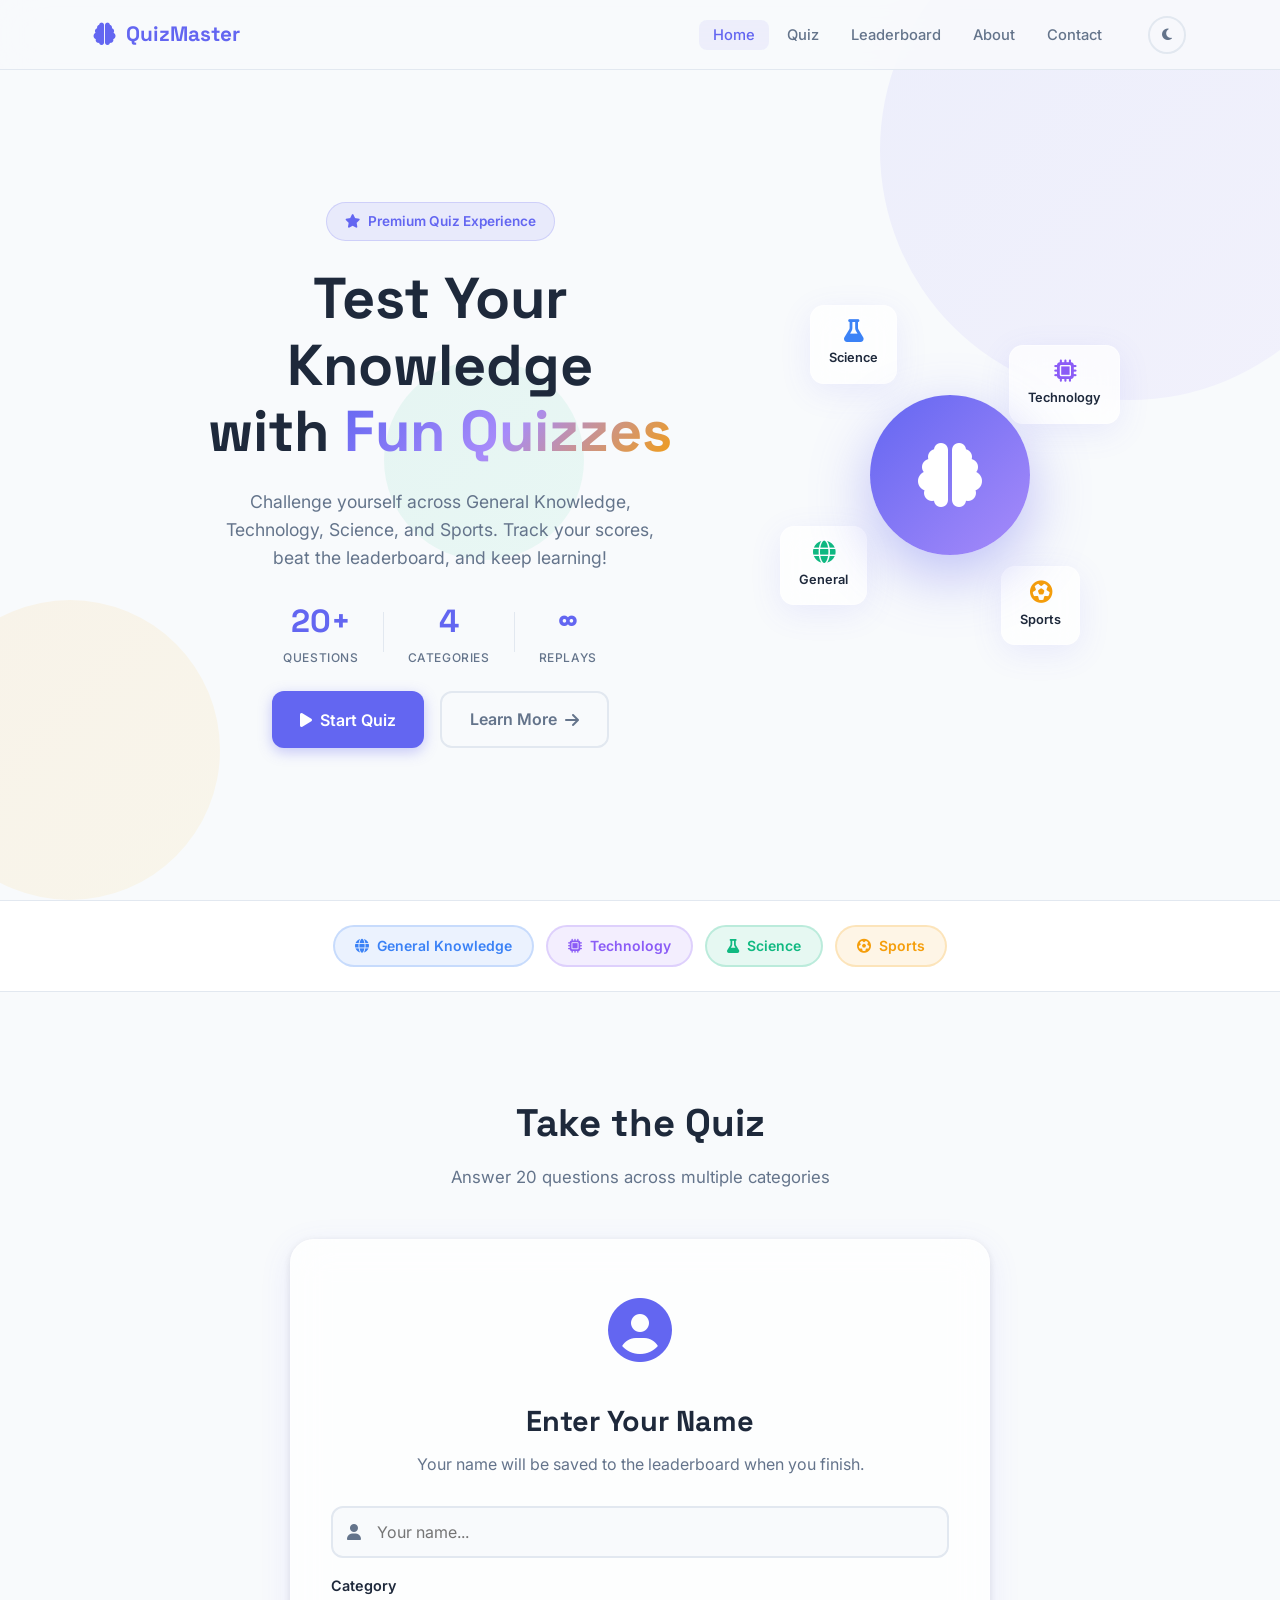
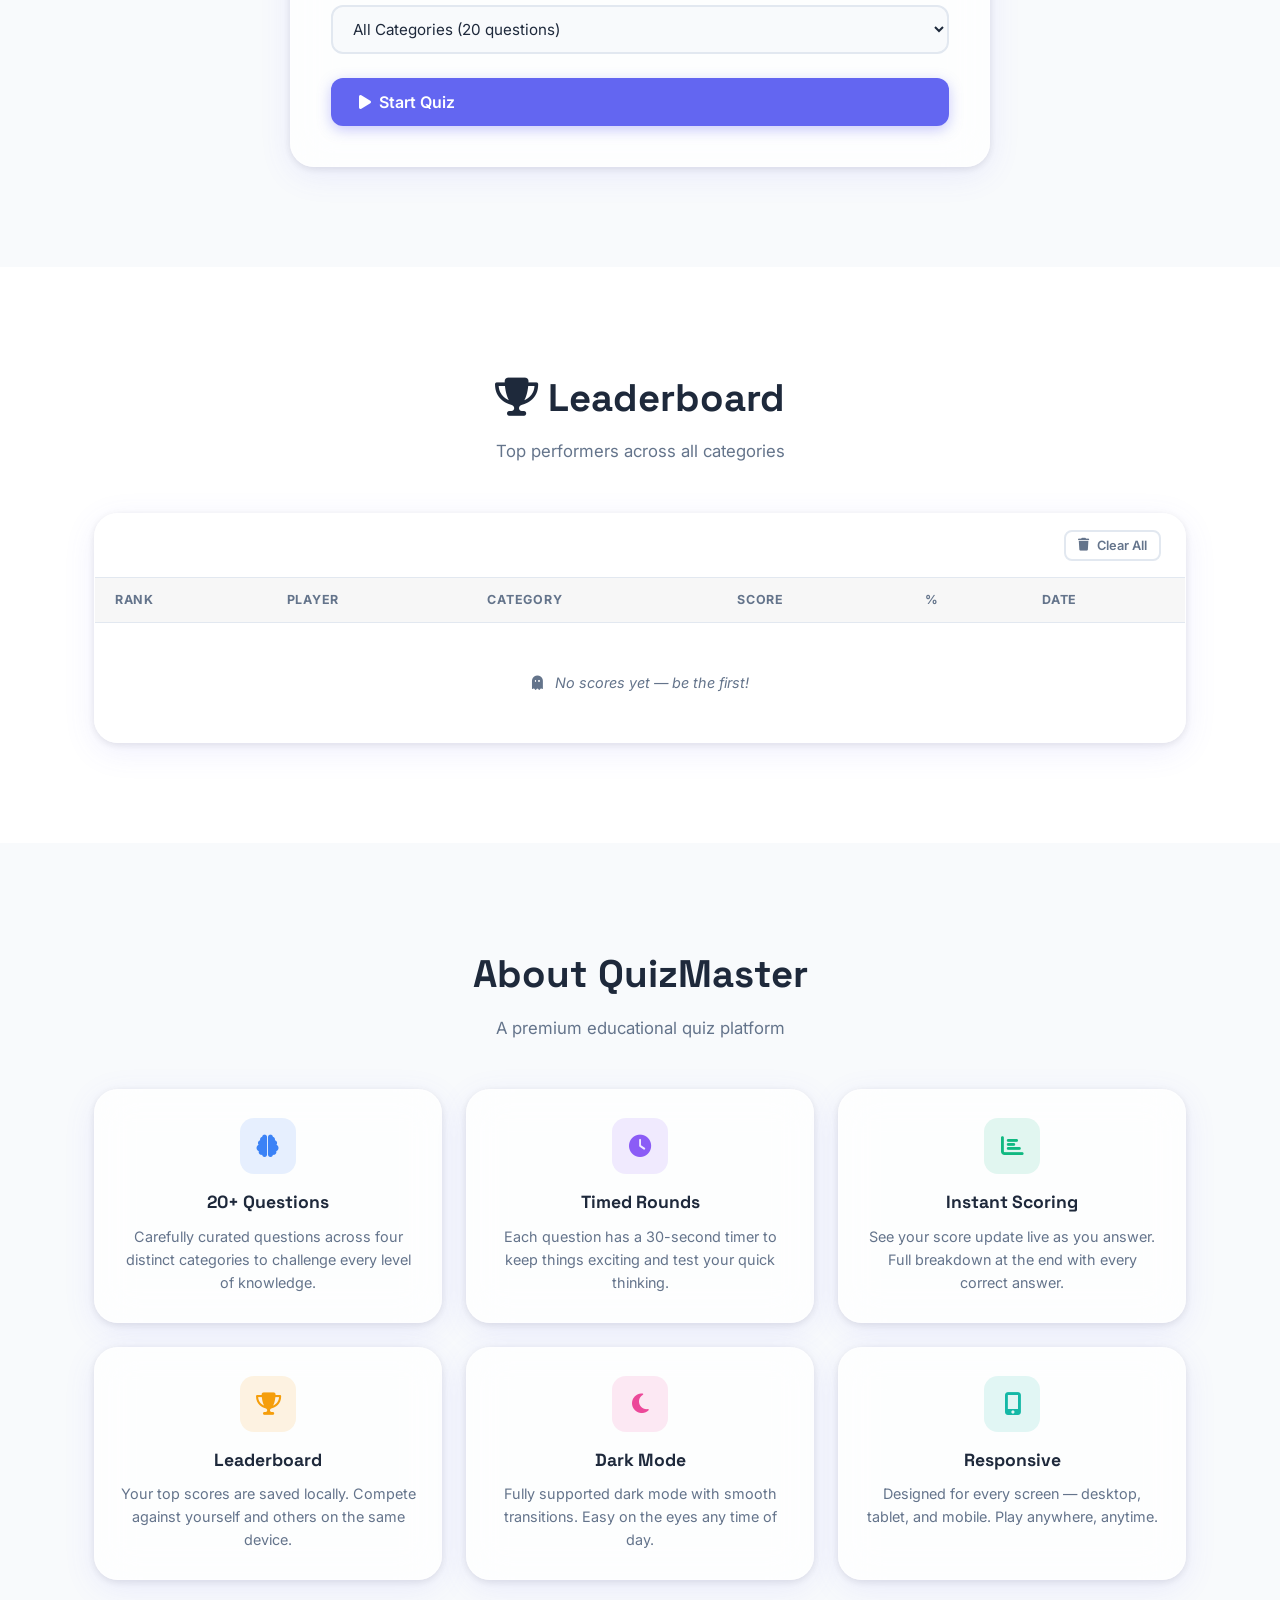
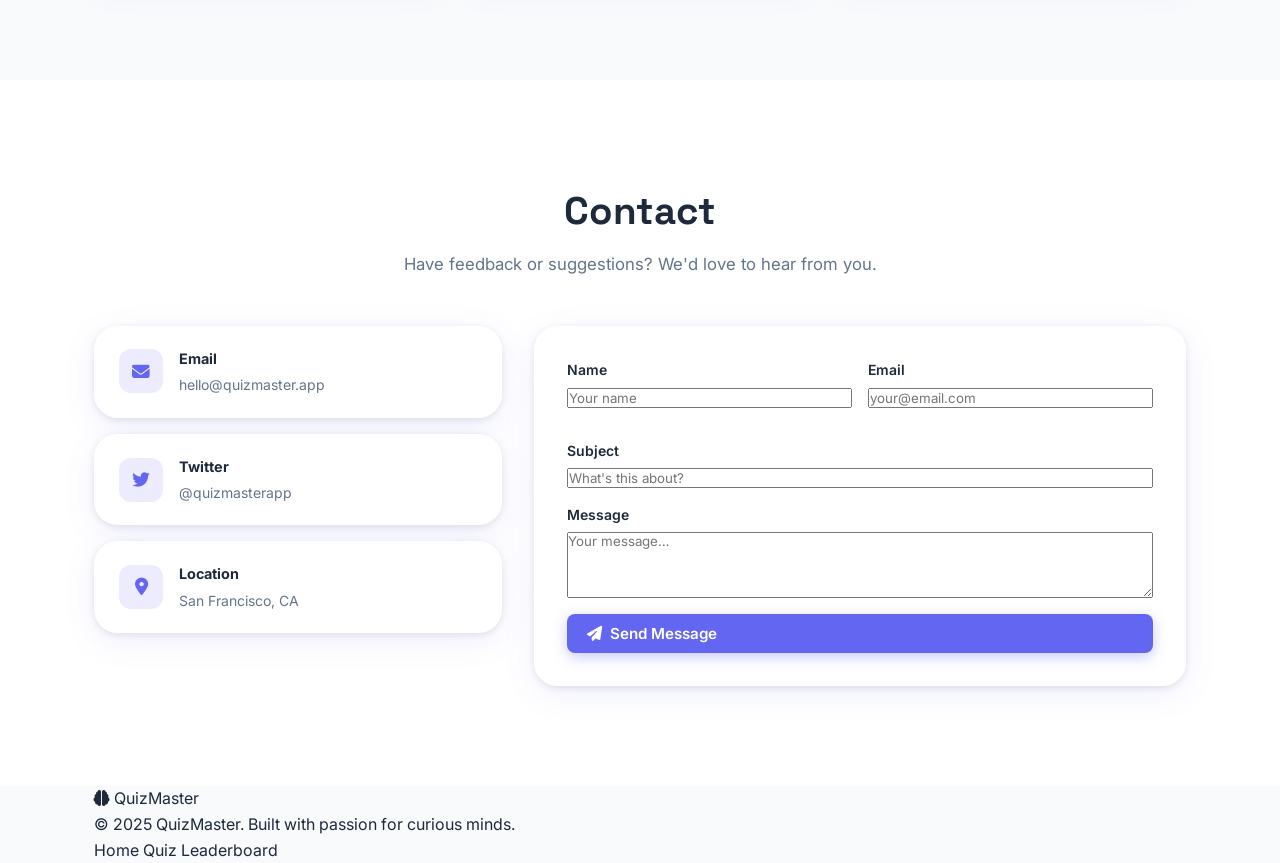
<file: index.html>
<!DOCTYPE html>
<html lang="en" data-theme="light">
  <head>
    <meta charset="UTF-8" />
    <meta name="viewport" content="width=device-width, initial-scale=1.0, maximum-scale=1" />
    <title>QuizMaster — Test Your Knowledge</title>
    <meta name="description" content="QuizMaster — a fun, premium quiz platform with General Knowledge, Technology, Science, and Sports questions." />
    <meta property="og:title" content="QuizMaster — Test Your Knowledge" />
    <meta property="og:description" content="Challenge yourself with fun quizzes across multiple categories." />
    <meta property="og:type" content="website" />
    <link rel="preconnect" href="https://fonts.googleapis.com" />
    <link rel="preconnect" href="https://fonts.gstatic.com" crossorigin />
    <link href="https://fonts.googleapis.com/css2?family=Inter:wght@400;500;600;700;800;900&family=Space+Grotesk:wght@400;500;600;700&display=swap" rel="stylesheet" />
    <link rel="stylesheet" href="https://cdnjs.cloudflare.com/ajax/libs/font-awesome/6.5.0/css/all.min.css" />
    <link rel="stylesheet" href="style.css" />
  </head>
  <body>

    <canvas id="confetti-canvas"></canvas>

    <!-- NAVBAR -->
    <nav class="navbar" id="navbar">
      <div class="nav-container">
        <a href="#home" class="nav-brand">
          <i class="fas fa-brain"></i>
          <span>QuizMaster</span>
        </a>
        <ul class="nav-links" id="nav-links">
          <li><a href="#home" class="nav-link active">Home</a></li>
          <li><a href="#quiz" class="nav-link">Quiz</a></li>
          <li><a href="#leaderboard" class="nav-link">Leaderboard</a></li>
          <li><a href="#about" class="nav-link">About</a></li>
          <li><a href="#contact" class="nav-link">Contact</a></li>
        </ul>
        <div class="nav-actions">
          <button class="dark-mode-toggle" id="darkModeToggle" aria-label="Toggle dark mode">
            <i class="fas fa-moon" id="darkModeIcon"></i>
          </button>
          <button class="hamburger" id="hamburger" aria-label="Open menu">
            <span></span><span></span><span></span>
          </button>
        </div>
      </div>
    </nav>

    <!-- HERO -->
    <section class="hero" id="home">
      <div class="hero-bg-shapes">
        <div class="shape shape-1"></div>
        <div class="shape shape-2"></div>
        <div class="shape shape-3"></div>
      </div>
      <div class="hero-content">
        <div class="hero-badge"><i class="fas fa-star"></i> Premium Quiz Experience</div>
        <h1 class="hero-title">
          Test Your Knowledge<br />
          with <span class="gradient-text">Fun Quizzes</span>
        </h1>
        <p class="hero-subtitle">
          Challenge yourself across General Knowledge, Technology, Science, and Sports.
          Track your scores, beat the leaderboard, and keep learning!
        </p>
        <div class="hero-stats">
          <div class="stat"><span class="stat-num">20+</span><span class="stat-label">Questions</span></div>
          <div class="stat-divider"></div>
          <div class="stat"><span class="stat-num">4</span><span class="stat-label">Categories</span></div>
          <div class="stat-divider"></div>
          <div class="stat"><span class="stat-num">∞</span><span class="stat-label">Replays</span></div>
        </div>
        <div class="hero-actions">
          <button class="btn btn-primary btn-lg" id="heroStartBtn">
            <i class="fas fa-play"></i> Start Quiz
          </button>
          <a href="#about" class="btn btn-ghost btn-lg">Learn More <i class="fas fa-arrow-right"></i></a>
        </div>
      </div>
      <div class="hero-illustration">
        <div class="floating-card card-1"><i class="fas fa-flask"></i><span>Science</span></div>
        <div class="floating-card card-2"><i class="fas fa-microchip"></i><span>Technology</span></div>
        <div class="floating-card card-3"><i class="fas fa-globe"></i><span>General</span></div>
        <div class="floating-card card-4"><i class="fas fa-futbol"></i><span>Sports</span></div>
        <div class="hero-circle"><i class="fas fa-brain"></i></div>
      </div>
    </section>

    <!-- CATEGORIES STRIP -->
    <section class="categories-strip">
      <div class="container">
        <div class="category-chips">
          <div class="category-chip chip-blue"><i class="fas fa-globe"></i> General Knowledge</div>
          <div class="category-chip chip-purple"><i class="fas fa-microchip"></i> Technology</div>
          <div class="category-chip chip-green"><i class="fas fa-flask"></i> Science</div>
          <div class="category-chip chip-orange"><i class="fas fa-futbol"></i> Sports</div>
        </div>
      </div>
    </section>

    <!-- QUIZ SECTION -->
    <section class="quiz-section" id="quiz">
      <div class="container">
        <div class="section-header">
          <h2 class="section-title">Take the Quiz</h2>
          <p class="section-sub">Answer 20 questions across multiple categories</p>
        </div>

        <!-- NAME ENTRY -->
        <div class="quiz-panel" id="nameScreen">
          <div class="quiz-card glass-card">
            <div class="name-screen-icon"><i class="fas fa-user-circle"></i></div>
            <h2>Enter Your Name</h2>
            <p>Your name will be saved to the leaderboard when you finish.</p>
            <div class="name-input-wrap">
              <i class="fas fa-user"></i>
              <input type="text" id="playerName" placeholder="Your name..." maxlength="30" />
            </div>
            <div class="category-select-wrap">
              <label for="quizCategory">Category</label>
              <select id="quizCategory">
                <option value="all">All Categories (20 questions)</option>
                <option value="general">General Knowledge (5 questions)</option>
                <option value="technology">Technology (5 questions)</option>
                <option value="science">Science (5 questions)</option>
                <option value="sports">Sports (5 questions)</option>
              </select>
            </div>
            <button class="btn btn-primary btn-lg w-full" id="startQuizBtn">
              <i class="fas fa-play"></i> Start Quiz
            </button>
          </div>
        </div>

        <!-- LOADING -->
        <div class="quiz-panel hidden" id="loadingScreen">
          <div class="quiz-card glass-card loading-card">
            <div class="loader-ring"><div></div><div></div><div></div><div></div></div>
            <h2 class="loading-text">Preparing your quiz…</h2>
            <p class="loading-sub">Loading questions, timer, and scoring system</p>
            <div class="loading-bar-wrap">
              <div class="loading-bar" id="loadingBar"></div>
            </div>
          </div>
        </div>

        <!-- ACTIVE QUIZ -->
        <div class="quiz-panel hidden" id="quizScreen">
          <div class="quiz-card glass-card">
            <div class="quiz-header">
              <div class="quiz-meta">
                <span class="quiz-player"><i class="fas fa-user"></i> <span id="displayName">Player</span></span>
                <span class="quiz-category-badge" id="displayCategory">All</span>
              </div>
              <div class="timer-wrap">
                <i class="fas fa-clock"></i>
                <span id="timerDisplay">30</span>s
              </div>
            </div>
            <div class="progress-wrap">
              <div class="progress-labels">
                <span>Question <strong id="currentQ">1</strong> of <strong id="totalQ">20</strong></span>
                <span id="progressPct">0%</span>
              </div>
              <div class="progress-bar-track">
                <div class="progress-bar-fill" id="progressBar" style="width:0%"></div>
              </div>
            </div>
            <div class="question-area" id="questionArea">
              <div class="question-category-tag" id="qCategoryTag"></div>
              <p class="question-text" id="questionText"></p>
            </div>
            <div class="options-grid" id="optionsGrid"></div>
            <div class="quiz-nav">
              <button class="btn btn-ghost" id="prevBtn" disabled>
                <i class="fas fa-chevron-left"></i> Previous
              </button>
              <div class="score-live">Score: <strong id="liveScore">0</strong></div>
              <button class="btn btn-primary" id="nextBtn">Next <i class="fas fa-chevron-right"></i></button>
            </div>
          </div>
        </div>

        <!-- RESULTS -->
        <div class="quiz-panel hidden" id="resultsScreen">
          <div class="quiz-card glass-card">
            <div class="results-header">
              <div class="results-icon" id="resultsIcon"></div>
              <h2 id="resultsTitle">Quiz Complete!</h2>
              <div class="results-score">
                <span id="finalScore">0</span>/<span id="finalTotal">20</span>
              </div>
              <p class="results-message" id="resultsMessage"></p>
              <div class="results-badges">
                <div class="result-badge badge-correct">
                  <i class="fas fa-check-circle"></i><span id="correctCount">0</span> Correct
                </div>
                <div class="result-badge badge-wrong">
                  <i class="fas fa-times-circle"></i><span id="wrongCount">0</span> Wrong
                </div>
                <div class="result-badge badge-pct">
                  <i class="fas fa-percent"></i><span id="pctScore">0</span>% Score
                </div>
              </div>
            </div>
            <div class="answer-review">
              <h3><i class="fas fa-list-check"></i> Answer Review</h3>
              <div id="answerReviewList"></div>
            </div>
            <div class="results-actions">
              <button class="btn btn-primary btn-lg" id="restartBtn">
                <i class="fas fa-redo"></i> Restart Quiz
              </button>
              <a href="#leaderboard" class="btn btn-ghost btn-lg" id="viewLeaderboardBtn">
                <i class="fas fa-trophy"></i> Leaderboard
              </a>
            </div>
          </div>
        </div>
      </div>
    </section>

    <!-- LEADERBOARD -->
    <section class="leaderboard-section" id="leaderboard">
      <div class="container">
        <div class="section-header">
          <h2 class="section-title"><i class="fas fa-trophy"></i> Leaderboard</h2>
          <p class="section-sub">Top performers across all categories</p>
        </div>
        <div class="leaderboard-card glass-card">
          <div class="leaderboard-toolbar">
            <button class="btn btn-ghost btn-sm" id="clearLeaderboard">
              <i class="fas fa-trash"></i> Clear All
            </button>
          </div>
          <div class="leaderboard-table-wrap">
            <table class="leaderboard-table">
              <thead>
                <tr>
                  <th>Rank</th><th>Player</th><th>Category</th>
                  <th>Score</th><th>%</th><th>Date</th>
                </tr>
              </thead>
              <tbody id="leaderboardBody">
                <tr class="empty-row">
                  <td colspan="6"><i class="fas fa-ghost"></i> No scores yet — be the first!</td>
                </tr>
              </tbody>
            </table>
          </div>
        </div>
      </div>
    </section>

    <!-- ABOUT -->
    <section class="about-section" id="about">
      <div class="container">
        <div class="section-header">
          <h2 class="section-title">About QuizMaster</h2>
          <p class="section-sub">A premium educational quiz platform</p>
        </div>
        <div class="about-grid">
          <div class="about-feature glass-card">
            <div class="feature-icon icon-blue"><i class="fas fa-brain"></i></div>
            <h3>20+ Questions</h3>
            <p>Carefully curated questions across four distinct categories to challenge every level of knowledge.</p>
          </div>
          <div class="about-feature glass-card">
            <div class="feature-icon icon-purple"><i class="fas fa-clock"></i></div>
            <h3>Timed Rounds</h3>
            <p>Each question has a 30-second timer to keep things exciting and test your quick thinking.</p>
          </div>
          <div class="about-feature glass-card">
            <div class="feature-icon icon-green"><i class="fas fa-chart-bar"></i></div>
            <h3>Instant Scoring</h3>
            <p>See your score update live as you answer. Full breakdown at the end with every correct answer.</p>
          </div>
          <div class="about-feature glass-card">
            <div class="feature-icon icon-orange"><i class="fas fa-trophy"></i></div>
            <h3>Leaderboard</h3>
            <p>Your top scores are saved locally. Compete against yourself and others on the same device.</p>
          </div>
          <div class="about-feature glass-card">
            <div class="feature-icon icon-pink"><i class="fas fa-moon"></i></div>
            <h3>Dark Mode</h3>
            <p>Fully supported dark mode with smooth transitions. Easy on the eyes any time of day.</p>
          </div>
          <div class="about-feature glass-card">
            <div class="feature-icon icon-teal"><i class="fas fa-mobile-alt"></i></div>
            <h3>Responsive</h3>
            <p>Designed for every screen — desktop, tablet, and mobile. Play anywhere, anytime.</p>
          </div>
        </div>
      </div>
    </section>

    <!-- CONTACT -->
    <section class="contact-section" id="contact">
      <div class="container">
        <div class="section-header">
          <h2 class="section-title">Contact</h2>
          <p class="section-sub">Have feedback or suggestions? We'd love to hear from you.</p>
        </div>
        <div class="contact-grid">
          <div class="contact-info">
            <div class="contact-item glass-card">
              <div class="contact-icon"><i class="fas fa-envelope"></i></div>
              <div><h4>Email</h4><p>hello@quizmaster.app</p></div>
            </div>
            <div class="contact-item glass-card">
              <div class="contact-icon"><i class="fab fa-twitter"></i></div>
              <div><h4>Twitter</h4><p>@quizmasterapp</p></div>
            </div>
            <div class="contact-item glass-card">
              <div class="contact-icon"><i class="fas fa-map-marker-alt"></i></div>
              <div><h4>Location</h4><p>San Francisco, CA</p></div>
            </div>
          </div>
          <div class="contact-form glass-card">
            <form id="contactForm">
              <div class="form-row">
                <div class="form-group">
                  <label>Name</label>
                  <input type="text" placeholder="Your name" required />
                </div>
                <div class="form-group">
                  <label>Email</label>
                  <input type="email" placeholder="your@email.com" required />
                </div>
              </div>
              <div class="form-group">
                <label>Subject</label>
                <input type="text" placeholder="What's this about?" />
              </div>
              <div class="form-group">
                <label>Message</label>
                <textarea rows="4" placeholder="Your message…" required></textarea>
              </div>
              <button type="submit" class="btn btn-primary w-full">
                <i class="fas fa-paper-plane"></i> Send Message
              </button>
            </form>
          </div>
        </div>
      </div>
    </section>

    <!-- FOOTER -->
    <footer class="footer">
      <div class="container">
        <div class="footer-inner">
          <div class="footer-brand"><i class="fas fa-brain"></i> QuizMaster</div>
          <p class="footer-copy">© 2025 QuizMaster. Built with passion for curious minds.</p>
          <div class="footer-links">
            <a href="#home">Home</a>
            <a href="#quiz">Quiz</a>
            <a href="#leaderboard">Leaderboard</a>
          </div>
        </div>
      </div>
    </footer>

    <div class="toast" id="toast"></div>
    <script src="script.js"></script>
  </body>
</html>
</file>
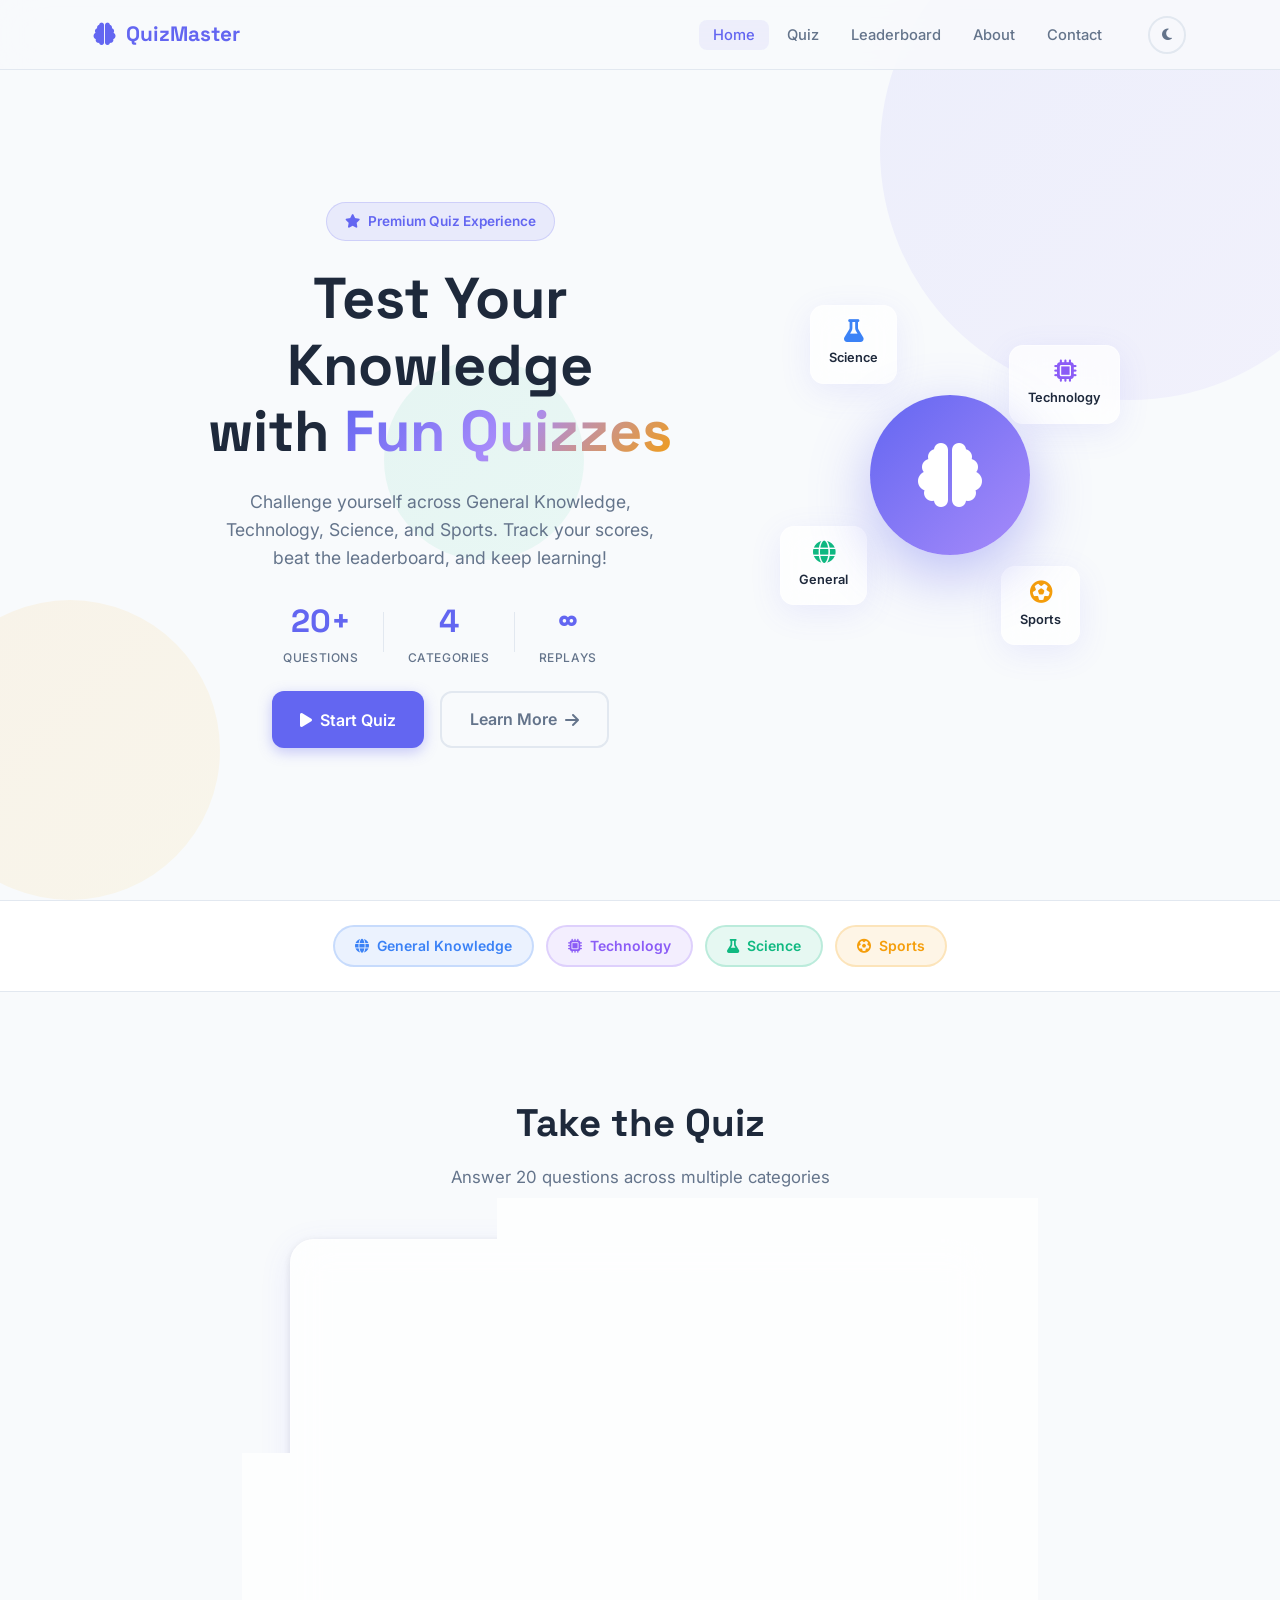
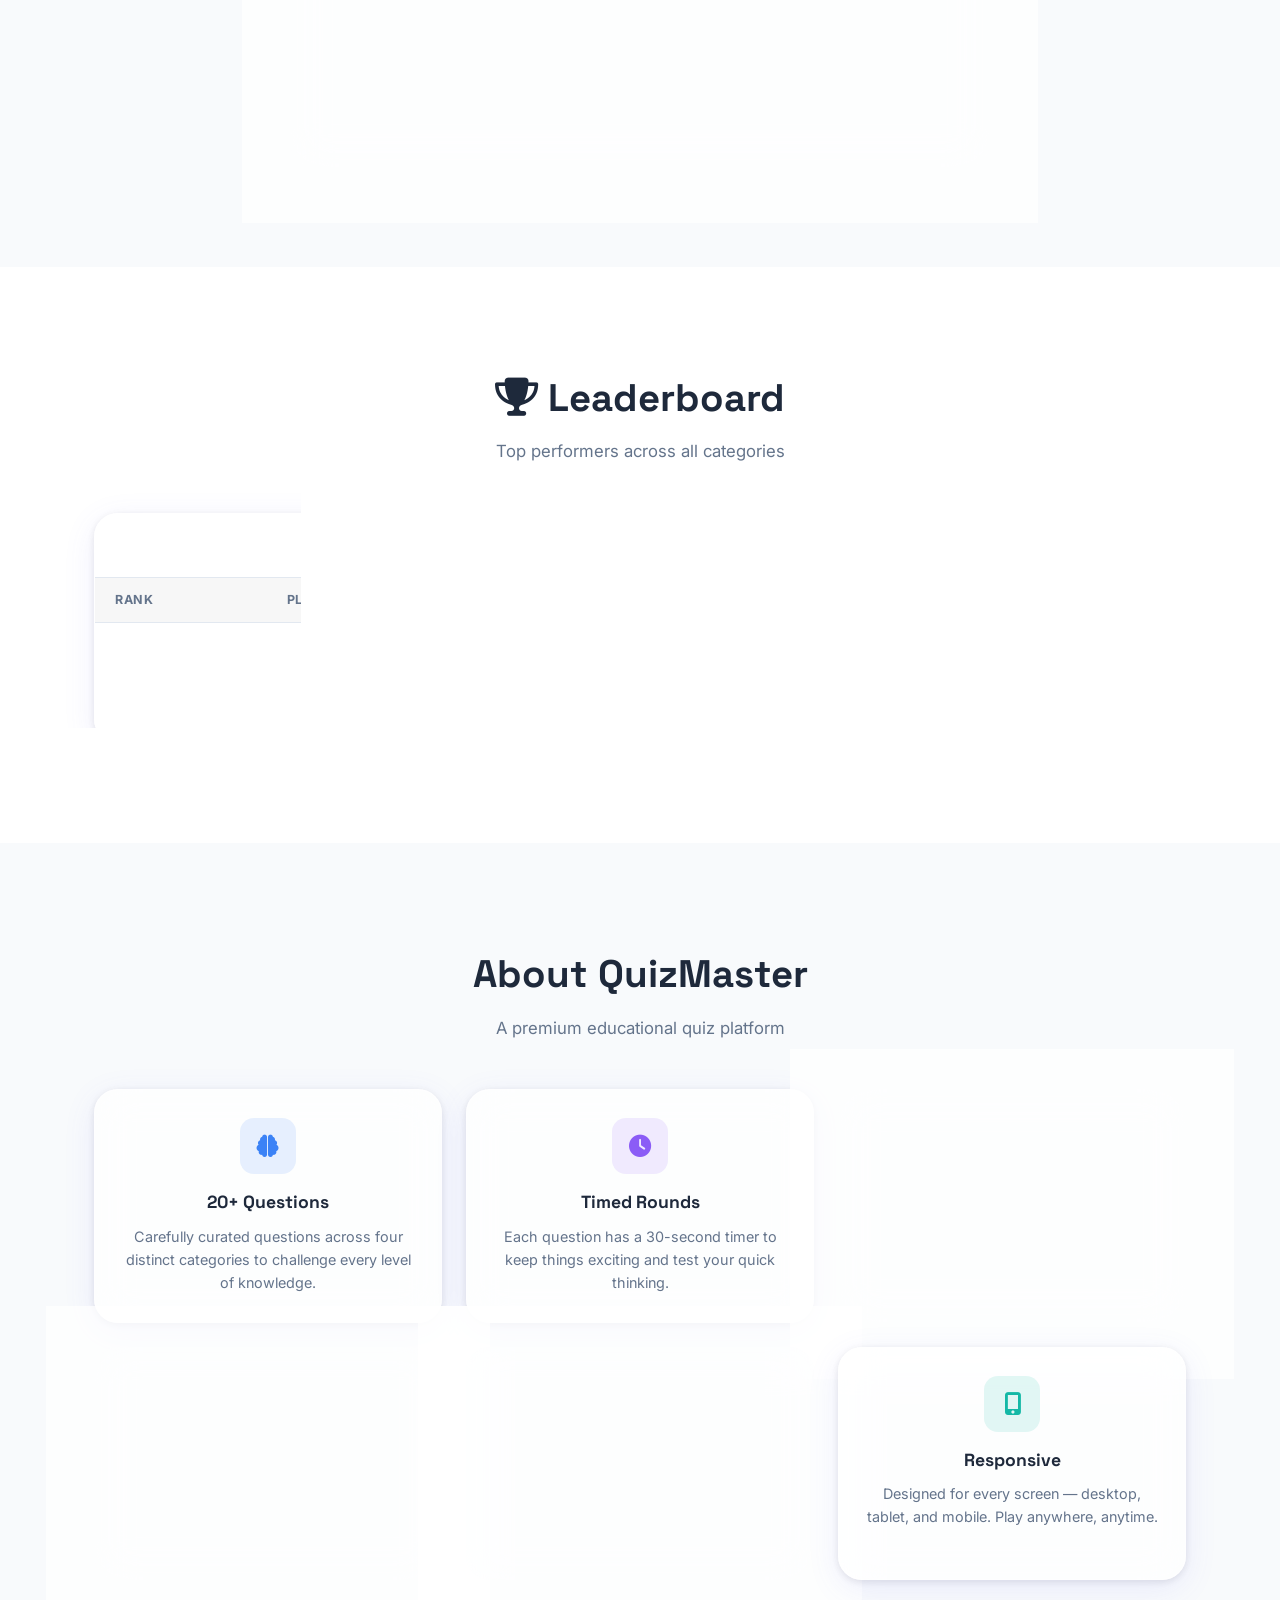
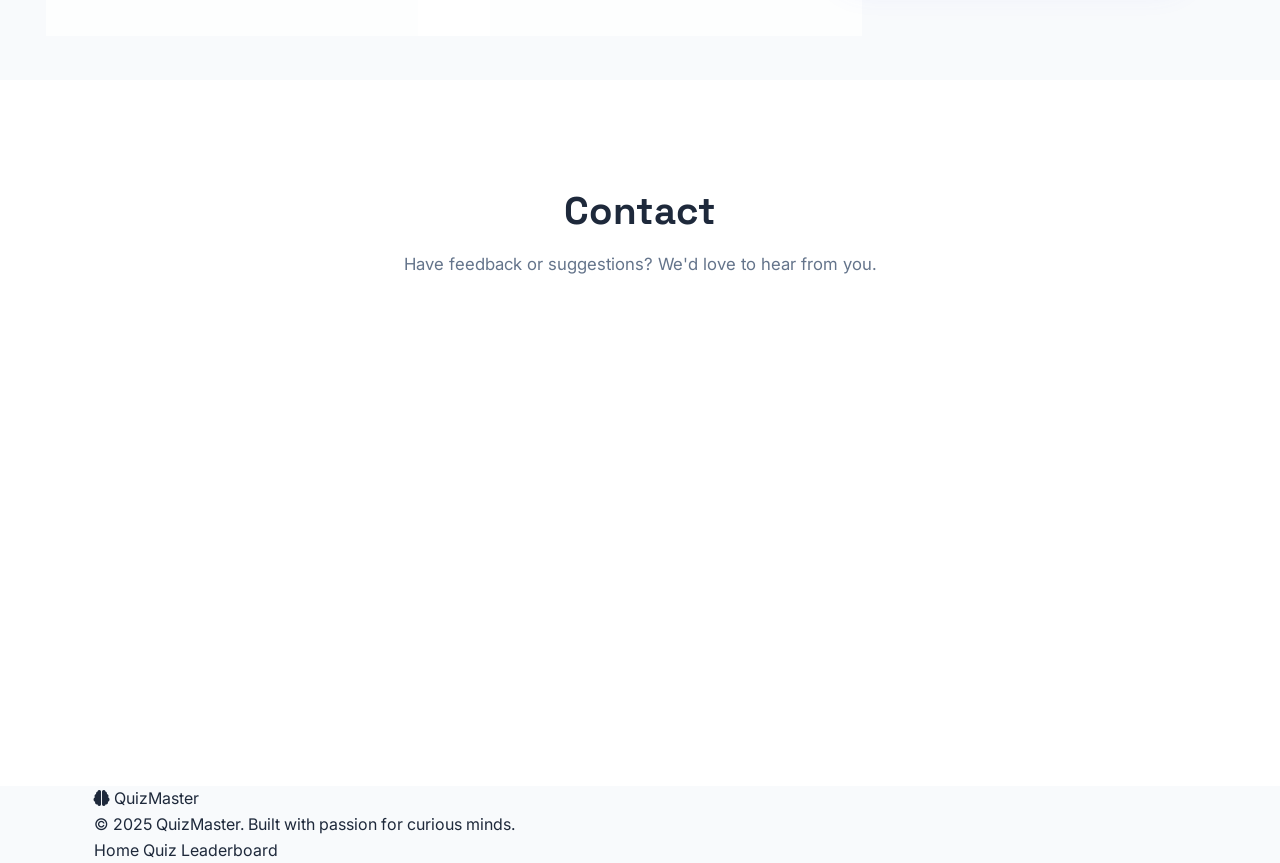
<file: quiz index.html>
<!DOCTYPE html>
<html lang="en" data-theme="light">
  <head>
    <meta charset="UTF-8" />
    <meta name="viewport" content="width=device-width, initial-scale=1.0, maximum-scale=1" />
    <title>QuizMaster — Test Your Knowledge</title>
    <meta name="description" content="QuizMaster — a fun, premium quiz platform with General Knowledge, Technology, Science, and Sports questions." />
    <meta property="og:title" content="QuizMaster — Test Your Knowledge" />
    <meta property="og:description" content="Challenge yourself with fun quizzes across multiple categories." />
    <meta property="og:type" content="website" />
    <link rel="preconnect" href="https://fonts.googleapis.com" />
    <link rel="preconnect" href="https://fonts.gstatic.com" crossorigin />
    <link href="https://fonts.googleapis.com/css2?family=Inter:wght@400;500;600;700;800;900&family=Space+Grotesk:wght@400;500;600;700&display=swap" rel="stylesheet" />
    <link rel="stylesheet" href="https://cdnjs.cloudflare.com/ajax/libs/font-awesome/6.5.0/css/all.min.css" />
    <link rel="stylesheet" href="style.css" />
  </head>
  <body>

    <canvas id="confetti-canvas"></canvas>

    <!-- NAVBAR -->
    <nav class="navbar" id="navbar">
      <div class="nav-container">
        <a href="#home" class="nav-brand">
          <i class="fas fa-brain"></i>
          <span>QuizMaster</span>
        </a>
        <ul class="nav-links" id="nav-links">
          <li><a href="#home" class="nav-link active">Home</a></li>
          <li><a href="#quiz" class="nav-link">Quiz</a></li>
          <li><a href="#leaderboard" class="nav-link">Leaderboard</a></li>
          <li><a href="#about" class="nav-link">About</a></li>
          <li><a href="#contact" class="nav-link">Contact</a></li>
        </ul>
        <div class="nav-actions">
          <button class="dark-mode-toggle" id="darkModeToggle" aria-label="Toggle dark mode">
            <i class="fas fa-moon" id="darkModeIcon"></i>
          </button>
          <button class="hamburger" id="hamburger" aria-label="Open menu">
            <span></span><span></span><span></span>
          </button>
        </div>
      </div>
    </nav>

    <!-- HERO -->
    <section class="hero" id="home">
      <div class="hero-bg-shapes">
        <div class="shape shape-1"></div>
        <div class="shape shape-2"></div>
        <div class="shape shape-3"></div>
      </div>
      <div class="hero-content">
        <div class="hero-badge"><i class="fas fa-star"></i> Premium Quiz Experience</div>
        <h1 class="hero-title">
          Test Your Knowledge<br />
          with <span class="gradient-text">Fun Quizzes</span>
        </h1>
        <p class="hero-subtitle">
          Challenge yourself across General Knowledge, Technology, Science, and Sports.
          Track your scores, beat the leaderboard, and keep learning!
        </p>
        <div class="hero-stats">
          <div class="stat"><span class="stat-num">20+</span><span class="stat-label">Questions</span></div>
          <div class="stat-divider"></div>
          <div class="stat"><span class="stat-num">4</span><span class="stat-label">Categories</span></div>
          <div class="stat-divider"></div>
          <div class="stat"><span class="stat-num">∞</span><span class="stat-label">Replays</span></div>
        </div>
        <div class="hero-actions">
          <button class="btn btn-primary btn-lg" id="heroStartBtn">
            <i class="fas fa-play"></i> Start Quiz
          </button>
          <a href="#about" class="btn btn-ghost btn-lg">Learn More <i class="fas fa-arrow-right"></i></a>
        </div>
      </div>
      <div class="hero-illustration">
        <div class="floating-card card-1"><i class="fas fa-flask"></i><span>Science</span></div>
        <div class="floating-card card-2"><i class="fas fa-microchip"></i><span>Technology</span></div>
        <div class="floating-card card-3"><i class="fas fa-globe"></i><span>General</span></div>
        <div class="floating-card card-4"><i class="fas fa-futbol"></i><span>Sports</span></div>
        <div class="hero-circle"><i class="fas fa-brain"></i></div>
      </div>
    </section>

    <!-- CATEGORIES STRIP -->
    <section class="categories-strip">
      <div class="container">
        <div class="category-chips">
          <div class="category-chip chip-blue"><i class="fas fa-globe"></i> General Knowledge</div>
          <div class="category-chip chip-purple"><i class="fas fa-microchip"></i> Technology</div>
          <div class="category-chip chip-green"><i class="fas fa-flask"></i> Science</div>
          <div class="category-chip chip-orange"><i class="fas fa-futbol"></i> Sports</div>
        </div>
      </div>
    </section>

    <!-- QUIZ SECTION -->
    <section class="quiz-section" id="quiz">
      <div class="container">
        <div class="section-header">
          <h2 class="section-title">Take the Quiz</h2>
          <p class="section-sub">Answer 20 questions across multiple categories</p>
        </div>

        <!-- NAME ENTRY -->
        <div class="quiz-panel" id="nameScreen">
          <div class="quiz-card glass-card">
            <div class="name-screen-icon"><i class="fas fa-user-circle"></i></div>
            <h2>Enter Your Name</h2>
            <p>Your name will be saved to the leaderboard when you finish.</p>
            <div class="name-input-wrap">
              <i class="fas fa-user"></i>
              <input type="text" id="playerName" placeholder="Your name..." maxlength="30" />
            </div>
            <div class="category-select-wrap">
              <label for="quizCategory">Category</label>
              <select id="quizCategory">
                <option value="all">All Categories (20 questions)</option>
                <option value="general">General Knowledge (5 questions)</option>
                <option value="technology">Technology (5 questions)</option>
                <option value="science">Science (5 questions)</option>
                <option value="sports">Sports (5 questions)</option>
              </select>
            </div>
            <button class="btn btn-primary btn-lg w-full" id="startQuizBtn">
              <i class="fas fa-play"></i> Start Quiz
            </button>
          </div>
        </div>

        <!-- LOADING -->
        <div class="quiz-panel hidden" id="loadingScreen">
          <div class="quiz-card glass-card loading-card">
            <div class="loader-ring"><div></div><div></div><div></div><div></div></div>
            <h2 class="loading-text">Preparing your quiz…</h2>
            <p class="loading-sub">Loading questions, timer, and scoring system</p>
            <div class="loading-bar-wrap">
              <div class="loading-bar" id="loadingBar"></div>
            </div>
          </div>
        </div>

        <!-- ACTIVE QUIZ -->
        <div class="quiz-panel hidden" id="quizScreen">
          <div class="quiz-card glass-card">
            <div class="quiz-header">
              <div class="quiz-meta">
                <span class="quiz-player"><i class="fas fa-user"></i> <span id="displayName">Player</span></span>
                <span class="quiz-category-badge" id="displayCategory">All</span>
              </div>
              <div class="timer-wrap">
                <i class="fas fa-clock"></i>
                <span id="timerDisplay">30</span>s
              </div>
            </div>
            <div class="progress-wrap">
              <div class="progress-labels">
                <span>Question <strong id="currentQ">1</strong> of <strong id="totalQ">20</strong></span>
                <span id="progressPct">0%</span>
              </div>
              <div class="progress-bar-track">
                <div class="progress-bar-fill" id="progressBar" style="width:0%"></div>
              </div>
            </div>
            <div class="question-area" id="questionArea">
              <div class="question-category-tag" id="qCategoryTag"></div>
              <p class="question-text" id="questionText"></p>
            </div>
            <div class="options-grid" id="optionsGrid"></div>
            <div class="quiz-nav">
              <button class="btn btn-ghost" id="prevBtn" disabled>
                <i class="fas fa-chevron-left"></i> Previous
              </button>
              <div class="score-live">Score: <strong id="liveScore">0</strong></div>
              <button class="btn btn-primary" id="nextBtn">Next <i class="fas fa-chevron-right"></i></button>
            </div>
          </div>
        </div>

        <!-- RESULTS -->
        <div class="quiz-panel hidden" id="resultsScreen">
          <div class="quiz-card glass-card">
            <div class="results-header">
              <div class="results-icon" id="resultsIcon"></div>
              <h2 id="resultsTitle">Quiz Complete!</h2>
              <div class="results-score">
                <span id="finalScore">0</span>/<span id="finalTotal">20</span>
              </div>
              <p class="results-message" id="resultsMessage"></p>
              <div class="results-badges">
                <div class="result-badge badge-correct">
                  <i class="fas fa-check-circle"></i><span id="correctCount">0</span> Correct
                </div>
                <div class="result-badge badge-wrong">
                  <i class="fas fa-times-circle"></i><span id="wrongCount">0</span> Wrong
                </div>
                <div class="result-badge badge-pct">
                  <i class="fas fa-percent"></i><span id="pctScore">0</span>% Score
                </div>
              </div>
            </div>
            <div class="answer-review">
              <h3><i class="fas fa-list-check"></i> Answer Review</h3>
              <div id="answerReviewList"></div>
            </div>
            <div class="results-actions">
              <button class="btn btn-primary btn-lg" id="restartBtn">
                <i class="fas fa-redo"></i> Restart Quiz
              </button>
              <a href="#leaderboard" class="btn btn-ghost btn-lg" id="viewLeaderboardBtn">
                <i class="fas fa-trophy"></i> Leaderboard
              </a>
            </div>
          </div>
        </div>
      </div>
    </section>

    <!-- LEADERBOARD -->
    <section class="leaderboard-section" id="leaderboard">
      <div class="container">
        <div class="section-header">
          <h2 class="section-title"><i class="fas fa-trophy"></i> Leaderboard</h2>
          <p class="section-sub">Top performers across all categories</p>
        </div>
        <div class="leaderboard-card glass-card">
          <div class="leaderboard-toolbar">
            <button class="btn btn-ghost btn-sm" id="clearLeaderboard">
              <i class="fas fa-trash"></i> Clear All
            </button>
          </div>
          <div class="leaderboard-table-wrap">
            <table class="leaderboard-table">
              <thead>
                <tr>
                  <th>Rank</th><th>Player</th><th>Category</th>
                  <th>Score</th><th>%</th><th>Date</th>
                </tr>
              </thead>
              <tbody id="leaderboardBody">
                <tr class="empty-row">
                  <td colspan="6"><i class="fas fa-ghost"></i> No scores yet — be the first!</td>
                </tr>
              </tbody>
            </table>
          </div>
        </div>
      </div>
    </section>

    <!-- ABOUT -->
    <section class="about-section" id="about">
      <div class="container">
        <div class="section-header">
          <h2 class="section-title">About QuizMaster</h2>
          <p class="section-sub">A premium educational quiz platform</p>
        </div>
        <div class="about-grid">
          <div class="about-feature glass-card">
            <div class="feature-icon icon-blue"><i class="fas fa-brain"></i></div>
            <h3>20+ Questions</h3>
            <p>Carefully curated questions across four distinct categories to challenge every level of knowledge.</p>
          </div>
          <div class="about-feature glass-card">
            <div class="feature-icon icon-purple"><i class="fas fa-clock"></i></div>
            <h3>Timed Rounds</h3>
            <p>Each question has a 30-second timer to keep things exciting and test your quick thinking.</p>
          </div>
          <div class="about-feature glass-card">
            <div class="feature-icon icon-green"><i class="fas fa-chart-bar"></i></div>
            <h3>Instant Scoring</h3>
            <p>See your score update live as you answer. Full breakdown at the end with every correct answer.</p>
          </div>
          <div class="about-feature glass-card">
            <div class="feature-icon icon-orange"><i class="fas fa-trophy"></i></div>
            <h3>Leaderboard</h3>
            <p>Your top scores are saved locally. Compete against yourself and others on the same device.</p>
          </div>
          <div class="about-feature glass-card">
            <div class="feature-icon icon-pink"><i class="fas fa-moon"></i></div>
            <h3>Dark Mode</h3>
            <p>Fully supported dark mode with smooth transitions. Easy on the eyes any time of day.</p>
          </div>
          <div class="about-feature glass-card">
            <div class="feature-icon icon-teal"><i class="fas fa-mobile-alt"></i></div>
            <h3>Responsive</h3>
            <p>Designed for every screen — desktop, tablet, and mobile. Play anywhere, anytime.</p>
          </div>
        </div>
      </div>
    </section>

    <!-- CONTACT -->
    <section class="contact-section" id="contact">
      <div class="container">
        <div class="section-header">
          <h2 class="section-title">Contact</h2>
          <p class="section-sub">Have feedback or suggestions? We'd love to hear from you.</p>
        </div>
        <div class="contact-grid">
          <div class="contact-info">
            <div class="contact-item glass-card">
              <div class="contact-icon"><i class="fas fa-envelope"></i></div>
              <div><h4>Email</h4><p>hello@quizmaster.app</p></div>
            </div>
            <div class="contact-item glass-card">
              <div class="contact-icon"><i class="fab fa-twitter"></i></div>
              <div><h4>Twitter</h4><p>@quizmasterapp</p></div>
            </div>
            <div class="contact-item glass-card">
              <div class="contact-icon"><i class="fas fa-map-marker-alt"></i></div>
              <div><h4>Location</h4><p>San Francisco, CA</p></div>
            </div>
          </div>
          <div class="contact-form glass-card">
            <form id="contactForm">
              <div class="form-row">
                <div class="form-group">
                  <label>Name</label>
                  <input type="text" placeholder="Your name" required />
                </div>
                <div class="form-group">
                  <label>Email</label>
                  <input type="email" placeholder="your@email.com" required />
                </div>
              </div>
              <div class="form-group">
                <label>Subject</label>
                <input type="text" placeholder="What's this about?" />
              </div>
              <div class="form-group">
                <label>Message</label>
                <textarea rows="4" placeholder="Your message…" required></textarea>
              </div>
              <button type="submit" class="btn btn-primary w-full">
                <i class="fas fa-paper-plane"></i> Send Message
              </button>
            </form>
          </div>
        </div>
      </div>
    </section>

    <!-- FOOTER -->
    <footer class="footer">
      <div class="container">
        <div class="footer-inner">
          <div class="footer-brand"><i class="fas fa-brain"></i> QuizMaster</div>
          <p class="footer-copy">© 2025 QuizMaster. Built with passion for curious minds.</p>
          <div class="footer-links">
            <a href="#home">Home</a>
            <a href="#quiz">Quiz</a>
            <a href="#leaderboard">Leaderboard</a>
          </div>
        </div>
      </div>
    </footer>

    <div class="toast" id="toast"></div>
    <script src="script.js"></script>
  </body>
</html>
</file>
<file: style.css>
/* ============================================================
   QuizMaster — Main Stylesheet
   ============================================================ */

:root {
  --primary:      #6366f1;
  --primary-dark: #4f46e5;
  --primary-light:#a5b4fc;
  --accent:       #f59e0b;
  --success:      #10b981;
  --danger:       #ef4444;
  --info:         #3b82f6;
  --bg:           #f8fafc;
  --bg-card:      #ffffff;
  --bg-glass:     rgba(255,255,255,0.72);
  --bg-glass-border: rgba(255,255,255,0.4);
  --text:         #1e293b;
  --text-muted:   #64748b;
  --text-light:   #94a3b8;
  --border:       #e2e8f0;
  --shadow:       rgba(99,102,241,0.10);
  --shadow-md:    rgba(0,0,0,0.10);
  --radius-sm:    8px;
  --radius:       16px;
  --radius-lg:    24px;
  --nav-h:        70px;
  --transition:   0.25s cubic-bezier(0.4,0,0.2,1);
  --font-sans:    'Inter', sans-serif;
  --font-display: 'Space Grotesk', sans-serif;
}

[data-theme="dark"] {
  --bg:           #0f172a;
  --bg-card:      #1e293b;
  --bg-glass:     rgba(30,41,59,0.80);
  --bg-glass-border: rgba(255,255,255,0.08);
  --text:         #f1f5f9;
  --text-muted:   #94a3b8;
  --text-light:   #64748b;
  --border:       #334155;
  --shadow:       rgba(0,0,0,0.30);
  --shadow-md:    rgba(0,0,0,0.40);
}

*, *::before, *::after { box-sizing: border-box; margin: 0; padding: 0; }
html { scroll-behavior: smooth; font-size: 16px; }
body {
  font-family: var(--font-sans);
  background: var(--bg); color: var(--text);
  line-height: 1.6; transition: background var(--transition), color var(--transition);
  overflow-x: hidden;
}
a { text-decoration: none; color: inherit; }
ul { list-style: none; }
img { max-width: 100%; display: block; }
button { cursor: pointer; font-family: inherit; border: none; background: none; }
input, select, textarea { font-family: inherit; }

#confetti-canvas {
  position: fixed; top: 0; left: 0;
  width: 100%; height: 100%;
  pointer-events: none; z-index: 9999;
}

::-webkit-scrollbar { width: 6px; }
::-webkit-scrollbar-track { background: var(--bg); }
::-webkit-scrollbar-thumb { background: var(--primary-light); border-radius: 99px; }

.container { max-width: 1140px; margin: 0 auto; padding: 0 24px; }
.hidden { display: none !important; }
.w-full { width: 100%; }
.gradient-text {
  background: linear-gradient(135deg, var(--primary), #a78bfa, var(--accent));
  -webkit-background-clip: text; -webkit-text-fill-color: transparent; background-clip: text;
}

/* BUTTONS */
.btn {
  display: inline-flex; align-items: center; gap: 8px;
  padding: 10px 20px; border-radius: var(--radius-sm);
  font-size: 0.95rem; font-weight: 600;
  transition: all var(--transition); white-space: nowrap;
}
.btn-sm { padding: 6px 12px; font-size: 0.8rem; }
.btn-lg { padding: 14px 28px; font-size: 1rem; border-radius: 12px; }
.btn-primary {
  background: var(--primary); color: #fff;
  box-shadow: 0 4px 14px rgba(99,102,241,0.35);
}
.btn-primary:hover {
  background: var(--primary-dark); transform: translateY(-2px);
  box-shadow: 0 8px 20px rgba(99,102,241,0.45);
}
.btn-primary:active { transform: translateY(0); }
.btn-ghost {
  background: transparent; color: var(--text-muted);
  border: 2px solid var(--border);
}
.btn-ghost:hover { border-color: var(--primary); color: var(--primary); background: rgba(99,102,241,0.06); }

/* GLASS CARD */
.glass-card {
  background: var(--bg-glass);
  border: 1px solid var(--bg-glass-border);
  border-radius: var(--radius-lg);
  backdrop-filter: blur(20px); -webkit-backdrop-filter: blur(20px);
  box-shadow: 0 8px 32px var(--shadow), 0 2px 8px var(--shadow-md);
  transition: box-shadow var(--transition), transform var(--transition);
}
.glass-card:hover { box-shadow: 0 16px 48px var(--shadow), 0 4px 12px var(--shadow-md); }

/* SECTION HEADERS */
.section-header { text-align: center; margin-bottom: 48px; }
.section-title {
  font-family: var(--font-display);
  font-size: clamp(1.8rem, 3vw, 2.5rem); font-weight: 700; margin-bottom: 10px;
}
.section-sub { color: var(--text-muted); font-size: 1.05rem; }

/* NAVBAR */
.navbar {
  position: fixed; top: 0; left: 0; right: 0; height: var(--nav-h);
  background: rgba(248,250,252,0.85); backdrop-filter: blur(20px);
  -webkit-backdrop-filter: blur(20px); border-bottom: 1px solid var(--border);
  z-index: 1000; transition: background var(--transition), box-shadow var(--transition);
}
[data-theme="dark"] .navbar { background: rgba(15,23,42,0.85); }
.navbar.scrolled { box-shadow: 0 4px 20px var(--shadow-md); }
.nav-container {
  max-width: 1140px; margin: 0 auto; padding: 0 24px;
  height: 100%; display: flex; align-items: center; gap: 32px;
}
.nav-brand {
  display: flex; align-items: center; gap: 10px;
  font-family: var(--font-display); font-size: 1.3rem; font-weight: 700; color: var(--primary);
}
.nav-brand i { font-size: 1.4rem; }
.nav-links { display: flex; align-items: center; gap: 4px; margin-left: auto; }
.nav-link {
  padding: 6px 14px; border-radius: 8px;
  font-weight: 500; font-size: 0.92rem; color: var(--text-muted);
  transition: all var(--transition);
}
.nav-link:hover, .nav-link.active { color: var(--primary); background: rgba(99,102,241,0.08); }
.nav-actions { display: flex; align-items: center; gap: 12px; }
.dark-mode-toggle {
  width: 38px; height: 38px; display: flex; align-items: center; justify-content: center;
  border-radius: 50%; border: 2px solid var(--border); color: var(--text-muted);
  transition: all var(--transition);
}
.dark-mode-toggle:hover { border-color: var(--primary); color: var(--primary); }
.hamburger { display: none; flex-direction: column; gap: 5px; padding: 6px; }
.hamburger span { display: block; width: 22px; height: 2px; background: var(--text); border-radius: 2px; transition: all var(--transition); }

/* HERO */
.hero {
  min-height: 100vh; padding: calc(var(--nav-h) + 60px) 24px 80px;
  display: flex; align-items: center; justify-content: center;
  position: relative; overflow: hidden; gap: 60px;
}
.hero-bg-shapes { position: absolute; inset: 0; pointer-events: none; }
.shape {
  position: absolute; border-radius: 50%;
  background: linear-gradient(135deg, var(--primary), #a78bfa);
  opacity: 0.08; animation: float 8s ease-in-out infinite;
}
.shape-1 { width: 500px; height: 500px; top: -100px; right: -100px; }
.shape-2 { width: 300px; height: 300px; bottom: 0; left: -80px; animation-delay: -3s; background: linear-gradient(135deg, var(--accent), #fbbf24); }
.shape-3 { width: 200px; height: 200px; top: 40%; left: 30%; animation-delay: -6s; background: linear-gradient(135deg, #10b981, #34d399); }
@keyframes float {
  0%, 100% { transform: translateY(0) rotate(0deg); }
  50% { transform: translateY(-20px) rotate(10deg); }
}
.hero-content {
  max-width: 560px; text-align: center;
  display: flex; flex-direction: column; align-items: center; gap: 24px;
  position: relative; z-index: 1;
}
.hero-badge {
  display: inline-flex; align-items: center; gap: 8px;
  padding: 8px 18px; border-radius: 99px;
  background: rgba(99,102,241,0.10); border: 1px solid rgba(99,102,241,0.20);
  color: var(--primary); font-size: 0.85rem; font-weight: 600;
  animation: fadeDown 0.6s ease both;
}
.hero-title {
  font-family: var(--font-display); font-size: clamp(2.2rem, 5vw, 3.6rem);
  font-weight: 800; line-height: 1.15; animation: fadeUp 0.6s ease 0.1s both;
}
.hero-subtitle {
  color: var(--text-muted); font-size: 1.1rem; max-width: 440px;
  animation: fadeUp 0.6s ease 0.2s both;
}
.hero-stats { display: flex; align-items: center; gap: 24px; animation: fadeUp 0.6s ease 0.3s both; }
.stat { display: flex; flex-direction: column; align-items: center; }
.stat-num { font-family: var(--font-display); font-size: 2rem; font-weight: 700; color: var(--primary); }
.stat-label { font-size: 0.75rem; font-weight: 500; color: var(--text-muted); text-transform: uppercase; letter-spacing: 0.05em; }
.stat-divider { width: 1px; height: 40px; background: var(--border); }
.hero-actions { display: flex; gap: 16px; flex-wrap: wrap; justify-content: center; animation: fadeUp 0.6s ease 0.4s both; }

.hero-illustration {
  position: relative; width: 340px; height: 340px;
  flex-shrink: 0; animation: fadeIn 0.8s ease 0.3s both;
}
.hero-circle {
  position: absolute; top: 50%; left: 50%; transform: translate(-50%, -50%);
  width: 160px; height: 160px;
  background: linear-gradient(135deg, var(--primary), #a78bfa);
  border-radius: 50%; display: flex; align-items: center; justify-content: center;
  font-size: 4rem; color: #fff;
  box-shadow: 0 20px 60px rgba(99,102,241,0.4);
  animation: pulse 3s ease-in-out infinite;
}
@keyframes pulse { 0%,100% { transform: translate(-50%,-50%) scale(1); } 50% { transform: translate(-50%,-50%) scale(1.05); } }
.floating-card {
  position: absolute; display: flex; flex-direction: column; align-items: center; gap: 6px;
  padding: 14px 18px; border-radius: 14px;
  background: var(--bg-glass); border: 1px solid var(--bg-glass-border);
  backdrop-filter: blur(16px); -webkit-backdrop-filter: blur(16px);
  box-shadow: 0 8px 32px var(--shadow);
  font-size: 0.8rem; font-weight: 600; color: var(--text);
  animation: floatCard 4s ease-in-out infinite;
}
.floating-card i { font-size: 1.4rem; }
.card-1 { top: 0; left: 30px; animation-delay: 0s; } .card-1 i { color: #3b82f6; }
.card-2 { top: 40px; right: 0; animation-delay: -1s; } .card-2 i { color: #8b5cf6; }
.card-3 { bottom: 40px; left: 0; animation-delay: -2s; } .card-3 i { color: var(--success); }
.card-4 { bottom: 0; right: 40px; animation-delay: -3s; } .card-4 i { color: var(--accent); }
@keyframes floatCard { 0%,100% { transform: translateY(0); } 50% { transform: translateY(-10px); } }

/* CATEGORIES STRIP */
.categories-strip {
  padding: 24px 0; background: var(--bg-card);
  border-top: 1px solid var(--border); border-bottom: 1px solid var(--border);
}
.category-chips { display: flex; align-items: center; gap: 12px; flex-wrap: wrap; justify-content: center; }
.category-chip {
  display: inline-flex; align-items: center; gap: 8px;
  padding: 8px 20px; border-radius: 99px; font-size: 0.875rem; font-weight: 600;
  border: 2px solid transparent; transition: all var(--transition);
}
.chip-blue   { background: rgba(59,130,246,0.10);  color: #3b82f6; border-color: rgba(59,130,246,0.20); }
.chip-purple { background: rgba(139,92,246,0.10);  color: #8b5cf6; border-color: rgba(139,92,246,0.20); }
.chip-green  { background: rgba(16,185,129,0.10);  color: #10b981; border-color: rgba(16,185,129,0.20); }
.chip-orange { background: rgba(245,158,11,0.10);  color: #f59e0b; border-color: rgba(245,158,11,0.20); }

/* QUIZ SECTION */
.quiz-section { padding: 100px 0; }
.quiz-panel { display: flex; justify-content: center; }
.quiz-card { width: 100%; max-width: 700px; padding: 40px; }

.name-screen-icon { font-size: 4rem; color: var(--primary); margin-bottom: 16px; text-align: center; }
.name-screen-icon + h2 {
  font-family: var(--font-display); font-size: 1.8rem; font-weight: 700;
  text-align: center; margin-bottom: 8px;
}
.name-screen-icon + h2 + p { color: var(--text-muted); text-align: center; margin-bottom: 28px; }
.name-input-wrap { position: relative; margin-bottom: 16px; }
.name-input-wrap i { position: absolute; left: 16px; top: 50%; transform: translateY(-50%); color: var(--text-muted); }
.name-input-wrap input {
  width: 100%; padding: 14px 16px 14px 44px;
  border: 2px solid var(--border); border-radius: 12px;
  background: var(--bg); color: var(--text); font-size: 1rem;
  transition: border-color var(--transition);
}
.name-input-wrap input:focus { outline: none; border-color: var(--primary); }
.category-select-wrap { margin-bottom: 24px; }
.category-select-wrap label { display: block; font-weight: 600; margin-bottom: 8px; font-size: 0.9rem; }
.category-select-wrap select {
  width: 100%; padding: 12px 16px;
  border: 2px solid var(--border); border-radius: 12px;
  background: var(--bg); color: var(--text); font-size: 0.95rem;
  transition: border-color var(--transition); cursor: pointer;
}
.category-select-wrap select:focus { outline: none; border-color: var(--primary); }

.loading-card { text-align: center; padding: 60px 40px; }
.loader-ring { display: inline-block; position: relative; width: 72px; height: 72px; margin-bottom: 24px; }
.loader-ring div {
  position: absolute; width: 64px; height: 64px; margin: 4px;
  border: 5px solid transparent; border-top-color: var(--primary);
  border-radius: 50%; animation: spin 1.2s cubic-bezier(0.5,0,0.5,1) infinite;
}
.loader-ring div:nth-child(1) { animation-delay: -0.45s; }
.loader-ring div:nth-child(2) { animation-delay: -0.3s; }
.loader-ring div:nth-child(3) { animation-delay: -0.15s; }
@keyframes spin { 0% { transform: rotate(0deg); } 100% { transform: rotate(360deg); } }
.loading-text { font-family: var(--font-display); font-size: 1.5rem; font-weight: 700; margin-bottom: 8px; }
.loading-sub { color: var(--text-muted); margin-bottom: 24px; }
.loading-bar-wrap { height: 6px; background: var(--border); border-radius: 99px; overflow: hidden; max-width: 320px; margin: 0 auto; }
.loading-bar {
  height: 100%; background: linear-gradient(90deg, var(--primary), #a78bfa);
  border-radius: 99px; width: 0%; transition: width 0.1s linear;
}

.quiz-header { display: flex; align-items: center; justify-content: space-between; margin-bottom: 20px; }
.quiz-meta { display: flex; align-items: center; gap: 10px; }
.quiz-player { font-size: 0.875rem; font-weight: 600; color: var(--text-muted); display: flex; align-items: center; gap: 6px; }
.quiz-category-badge {
  padding: 4px 10px; border-radius: 99px;
  background: rgba(99,102,241,0.12); color: var(--primary);
  font-size: 0.78rem; font-weight: 700; text-transform: uppercase; letter-spacing: 0.05em;
}
.timer-wrap {
  display: flex; align-items: center; gap: 6px; padding: 6px 14px; border-radius: 99px;
  background: rgba(239,68,68,0.10); border: 1.5px solid rgba(239,68,68,0.25);
  color: var(--danger); font-weight: 700; font-size: 1rem;
}
.timer-wrap.warning { animation: timerPulse 0.6s ease-in-out infinite; }
@keyframes timerPulse { 0%,100% { opacity: 1; } 50% { opacity: 0.5; } }

.progress-wrap { margin-bottom: 28px; }
.progress-labels {
  display: flex; justify-content: space-between;
  font-size: 0.82rem; font-weight: 600; color: var(--text-muted); margin-bottom: 8px;
}
.progress-bar-track { height: 8px; background: var(--border); border-radius: 99px; overflow: hidden; }
.progress-bar-fill {
  height: 100%; background: linear-gradient(90deg, var(--primary), #a78bfa);
  border-radius: 99px; transition: width 0.4s ease;
}

.question-area { margin-bottom: 24px; }
.question-category-tag {
  display: inline-flex; align-items: center; gap: 6px;
  padding: 4px 12px; border-radius: 99px; margin-bottom: 14px;
  font-size: 0.78rem; font-weight: 700; text-transform: uppercase; letter-spacing: 0.05em;
}
.tag-general    { background: rgba(59,130,246,0.12);  color: #3b82f6; }
.tag-technology { background: rgba(139,92,246,0.12);  color: #8b5cf6; }
.tag-science    { background: rgba(16,185,129,0.12);  color: #10b981; }
.tag-sports     { background: rgba(245,158,11,0.12);  color: #f59e0b; }
.question-text {
  font-family: var(--font-display); font-size: 1.25rem; font-weight: 600;
  line-height: 1.5; color: var(--text); animation: fadeIn 0.3s ease;
}

.options-grid { display: grid; grid-template-columns: 1fr 1fr; gap: 12px; margin-bottom: 28px; }
.option-btn {
  display: flex; align-items: center; gap: 12px; padding: 14px 18px;
  border: 2px solid var(--border); border-radius: 12px;
  background: var(--bg); color: var(--text);
  font-size: 0.92rem; font-weight: 500; text-align: left; cursor: pointer;
  transition: all var(--transition); animation: fadeIn 0.3s ease;
}
.option-btn .option-letter {
  min-width: 30px; height: 30px; display: flex; align-items: center; justify-content: center;
  border-radius: 8px; background: var(--border); color: var(--text-muted);
  font-weight: 700; font-size: 0.8rem; transition: all var(--transition); flex-shrink: 0;
}
.option-btn:hover:not(:disabled) {
  border-color: var(--primary); background: rgba(99,102,241,0.06);
  transform: translateY(-2px); box-shadow: 0 4px 16px rgba(99,102,241,0.15);
}
.option-btn:hover:not(:disabled) .option-letter { background: var(--primary); color: #fff; }
.option-btn.selected { border-color: var(--primary); background: rgba(99,102,241,0.08); }
.option-btn.selected .option-letter { background: var(--primary); color: #fff; }
.option-btn.correct { border-color: var(--success); background: rgba(16,185,129,0.10); }
.option-btn.correct .option-letter { background: var(--success); color: #fff; }
.option-btn.wrong { border-color: var(--danger); background: rgba(239,68,68,0.08); }
.option-btn.wrong .option-letter { background: var(--danger); color: #fff; }
.option-btn:disabled { cursor: default; }

.quiz-nav { display: flex; align-items: center; justify-content: space-between; }
.score-live { font-size: 0.9rem; font-weight: 600; color: var(--text-muted); }
.score-live strong { color: var(--primary); font-size: 1.05rem; }

.results-header { text-align: center; padding-bottom: 32px; border-bottom: 1px solid var(--border); margin-bottom: 32px; }
.results-icon { font-size: 5rem; margin-bottom: 16px; animation: bounceIn 0.5s ease; }
@keyframes bounceIn {
  0% { transform: scale(0); opacity: 0; }
  60% { transform: scale(1.2); }
  100% { transform: scale(1); opacity: 1; }
}
.results-header h2 { font-family: var(--font-display); font-size: 2rem; font-weight: 700; margin-bottom: 8px; }
.results-score { font-family: var(--font-display); font-size: 3.5rem; font-weight: 800; color: var(--primary); margin-bottom: 8px; }
.results-score span:last-child { color: var(--text-muted); font-size: 2rem; font-weight: 500; }
.results-message { color: var(--text-muted); font-size: 1.05rem; margin-bottom: 20px; }
.results-badges { display: flex; gap: 12px; flex-wrap: wrap; justify-content: center; }
.result-badge { display: flex; align-items: center; gap: 8px; padding: 8px 16px; border-radius: 99px; font-weight: 600; font-size: 0.875rem; }
.badge-correct { background: rgba(16,185,129,0.12); color: var(--success); }
.badge-wrong   { background: rgba(239,68,68,0.10);  color: var(--danger); }
.badge-pct     { background: rgba(99,102,241,0.12);  color: var(--primary); }

.answer-review { margin-bottom: 28px; }
.answer-review h3 {
  font-family: var(--font-display); font-size: 1.1rem; font-weight: 700;
  margin-bottom: 16px; display: flex; align-items: center; gap: 8px; color: var(--text);
}
.answer-review h3 i { color: var(--primary); }
.review-item {
  padding: 14px 16px; border-radius: 12px; border: 1.5px solid var(--border);
  margin-bottom: 10px; transition: all var(--transition);
}
.review-item.correct-item { border-color: rgba(16,185,129,0.30); background: rgba(16,185,129,0.05); }
.review-item.wrong-item   { border-color: rgba(239,68,68,0.25);  background: rgba(239,68,68,0.04); }
.review-q { display: flex; align-items: flex-start; gap: 10px; font-size: 0.9rem; font-weight: 600; margin-bottom: 6px; }
.review-icon { flex-shrink: 0; margin-top: 1px; }
.review-icon.correct { color: var(--success); }
.review-icon.wrong   { color: var(--danger); }
.review-answers { font-size: 0.82rem; padding-left: 26px; display: flex; flex-direction: column; gap: 4px; }
.review-your { color: var(--danger); }
.review-your.is-correct { color: var(--success); }
.review-correct-ans { color: var(--success); font-weight: 600; }
.results-actions { display: flex; gap: 16px; flex-wrap: wrap; justify-content: center; }

/* LEADERBOARD */
.leaderboard-section { padding: 100px 0; background: var(--bg-card); }
.leaderboard-card { overflow: hidden; }
.leaderboard-toolbar { padding: 16px 24px; border-bottom: 1px solid var(--border); display: flex; justify-content: flex-end; }
.leaderboard-table-wrap { overflow-x: auto; }
.leaderboard-table { width: 100%; border-collapse: collapse; font-size: 0.9rem; }
.leaderboard-table th {
  padding: 12px 20px; text-align: left;
  font-size: 0.78rem; font-weight: 700; text-transform: uppercase; letter-spacing: 0.06em;
  color: var(--text-muted); background: rgba(0,0,0,0.03); border-bottom: 1px solid var(--border);
}
[data-theme="dark"] .leaderboard-table th { background: rgba(255,255,255,0.03); }
.leaderboard-table td { padding: 14px 20px; border-bottom: 1px solid var(--border); color: var(--text); }
.leaderboard-table tbody tr:last-child td { border-bottom: none; }
.leaderboard-table tbody tr:hover { background: rgba(99,102,241,0.04); }
.rank-badge { display: inline-flex; align-items: center; justify-content: center; width: 32px; height: 32px; border-radius: 8px; font-weight: 700; font-size: 0.9rem; }
.rank-1 { background: rgba(245,158,11,0.15); color: #f59e0b; font-size: 1.2rem; }
.rank-2 { background: rgba(148,163,184,0.15); color: #94a3b8; font-size: 1rem; }
.rank-3 { background: rgba(180,120,80,0.15);  color: #b46a32; font-size: 1rem; }
.rank-n { background: var(--border); color: var(--text-muted); }
.empty-row td { text-align: center; padding: 48px; color: var(--text-muted); font-style: italic; display: table-cell; }
.empty-row i { margin-right: 8px; }
.score-cell { font-weight: 700; color: var(--primary); }
.pct-pill { display: inline-block; padding: 3px 10px; border-radius: 99px; font-size: 0.8rem; font-weight: 700; }
.pct-high { background: rgba(16,185,129,0.12); color: var(--success); }
.pct-mid  { background: rgba(245,158,11,0.12); color: #f59e0b; }
.pct-low  { background: rgba(239,68,68,0.10);  color: var(--danger); }

/* ABOUT */
.about-section { padding: 100px 0; }
.about-grid { display: grid; grid-template-columns: repeat(3, 1fr); gap: 24px; }
.about-feature { padding: 28px 24px; text-align: center; transition: transform var(--transition); }
.about-feature:hover { transform: translateY(-6px); }
.about-feature h3 { font-family: var(--font-display); font-size: 1.1rem; font-weight: 700; margin: 14px 0 8px; }
.about-feature p { color: var(--text-muted); font-size: 0.9rem; line-height: 1.6; }
.feature-icon { width: 56px; height: 56px; border-radius: 14px; display: flex; align-items: center; justify-content: center; font-size: 1.4rem; margin: 0 auto; }
.icon-blue   { background: rgba(59,130,246,0.12);  color: #3b82f6; }
.icon-purple { background: rgba(139,92,246,0.12);  color: #8b5cf6; }
.icon-green  { background: rgba(16,185,129,0.12);  color: #10b981; }
.icon-orange { background: rgba(245,158,11,0.12);  color: #f59e0b; }
.icon-pink   { background: rgba(236,72,153,0.12);  color: #ec4899; }
.icon-teal   { background: rgba(20,184,166,0.12);  color: #14b8a6; }

/* CONTACT */
.contact-section { padding: 100px 0; background: var(--bg-card); }
.contact-grid { display: grid; grid-template-columns: 1fr 1.6fr; gap: 32px; align-items: start; }
.contact-info { display: flex; flex-direction: column; gap: 16px; }
.contact-item { display: flex; align-items: center; gap: 16px; padding: 20px 24px; }
.contact-icon {
  width: 44px; height: 44px; border-radius: 12px; display: flex; align-items: center; justify-content: center;
  background: rgba(99,102,241,0.12); color: var(--primary); font-size: 1.1rem; flex-shrink: 0;
}
.contact-item h4 { font-weight: 700; font-size: 0.9rem; margin-bottom: 4px; }
.contact-item p { color: var(--text-muted); font-size: 0.875rem; }
.contact-form { padding: 32px; }
.form-row { display: grid; grid-template-columns: 1fr 1fr; gap: 16px; margin-bottom: 16px; }
.form-group { display: flex; flex-direction: column; gap: 6px; margin-bottom: 16px; }
.form-group label { font-size: 0.875rem; font-weight: 600; co **...**

_This response is too long to display in full._
</file>
